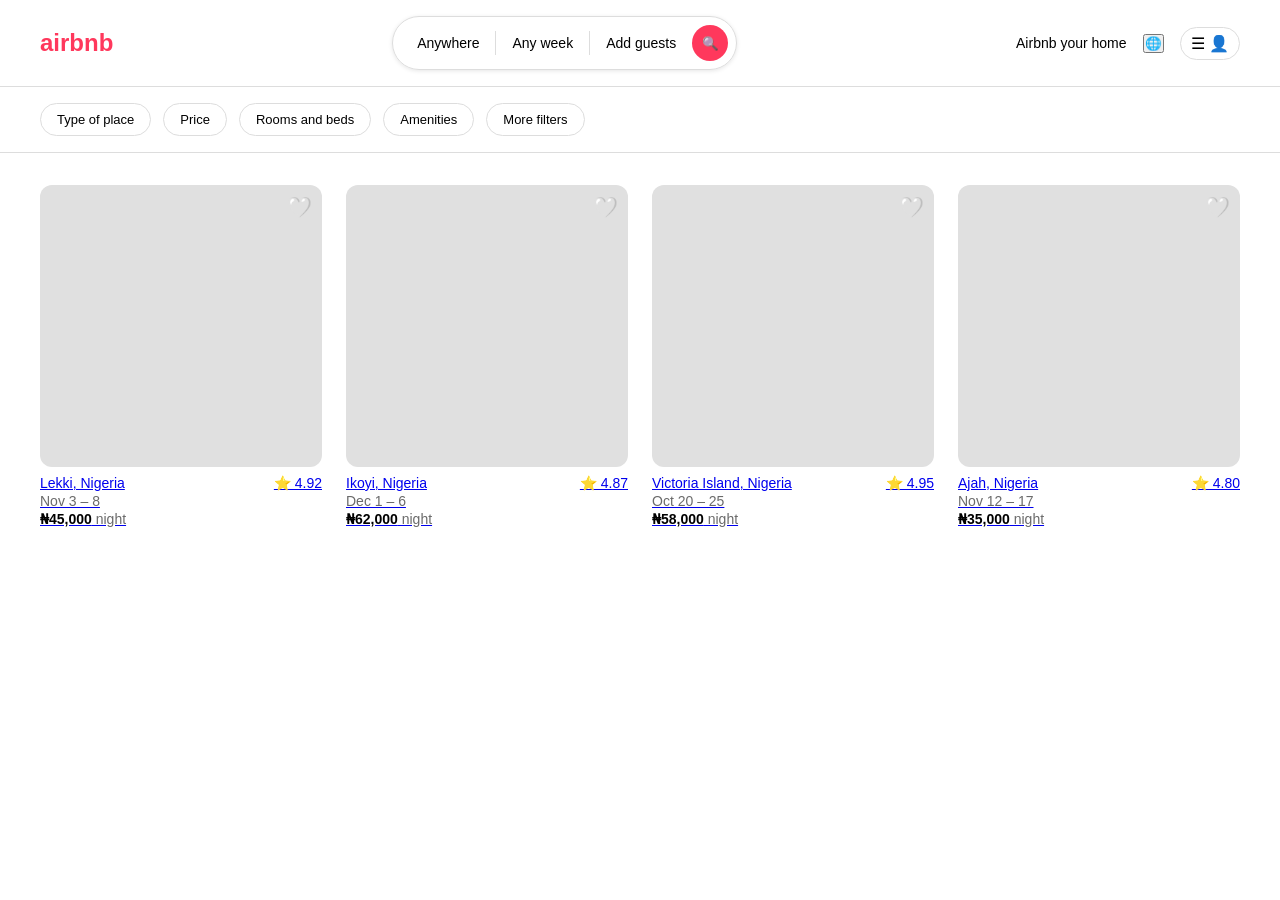
<file: index.html>
<!DOCTYPE html>
<html lang="en">
<head>
  <meta charset="UTF-8">
  <meta name="viewport" content="width=device-width, initial-scale=1.0">
  <title>Airbnb Clone</title>
  <link rel="stylesheet" href="style.css">
</head>
<body>

  <header class="site-header">
    <div class="logo">
      <span>airbnb</span>
    </div>

    <div class="search-bar">
      <button class="search-item">Anywhere</button>
      <span class="divider"></span>
      <button class="search-item">Any week</button>
      <span class="divider"></span>
      <button class="search-item">Add guests</button>
      <button class="search-icon">🔍</button>
    </div>

    <nav class="header-nav">
      <a href="#" class="host-link">Airbnb your home</a>
      <button class="globe-icon">🌐</button>
      <a href="login.html" class="user-menu">☰ 👤</a>
    </nav>
  </header>
    <div class="filter-bar">
     <button class="filter-pill">Type of place</button>
     <button class="filter-pill">Price</button>
     <button class="filter-pill">Rooms and beds</button>
     <button class="filter-pill">Amenities</button>
     <button class="filter-pill">More filters</button>
    </div>
    <main class="listings-grid">

      <a href="listing.html" class="listing-card">
        <div class="listing-image">
          <button class="favorite-btn">🤍</button>
        </div>
        <div class="listing-info">
          <div class="listing-top-row">
            <span class="listing-location">Lekki, Nigeria</span>
            <span class="listing-rating">⭐ 4.92</span>
          </div>
          <p class="listing-dates">Nov 3 – 8</p>
          <p class="listing-price"><strong>₦45,000</strong> night</p>
        </div>
      </a>
    
      <a href="listing.html" class="listing-card">
        <div class="listing-image">
          <button class="favorite-btn">🤍</button>
        </div>
        <div class="listing-info">
          <div class="listing-top-row">
            <span class="listing-location">Ikoyi, Nigeria</span>
            <span class="listing-rating">⭐ 4.87</span>
          </div>
          <p class="listing-dates">Dec 1 – 6</p>
          <p class="listing-price"><strong>₦62,000</strong> night</p>
        </div>
      </a>
    
      <a href="listing.html" class="listing-card">
        <div class="listing-image">
          <button class="favorite-btn">🤍</button>
        </div>
        <div class="listing-info">
          <div class="listing-top-row">
            <span class="listing-location">Victoria Island, Nigeria</span>
            <span class="listing-rating">⭐ 4.95</span>
          </div>
          <p class="listing-dates">Oct 20 – 25</p>
          <p class="listing-price"><strong>₦58,000</strong> night</p>
        </div>
      </a>
    
      <a href="listing.html" class="listing-card">
        <div class="listing-image">
          <button class="favorite-btn">🤍</button>
        </div>
        <div class="listing-info">
          <div class="listing-top-row">
            <span class="listing-location">Ajah, Nigeria</span>
            <span class="listing-rating">⭐ 4.80</span>
          </div>
          <p class="listing-dates">Nov 12 – 17</p>
          <p class="listing-price"><strong>₦35,000</strong> night</p>
        </div>
      </a>
    </main>
</body>
</html>
</file>
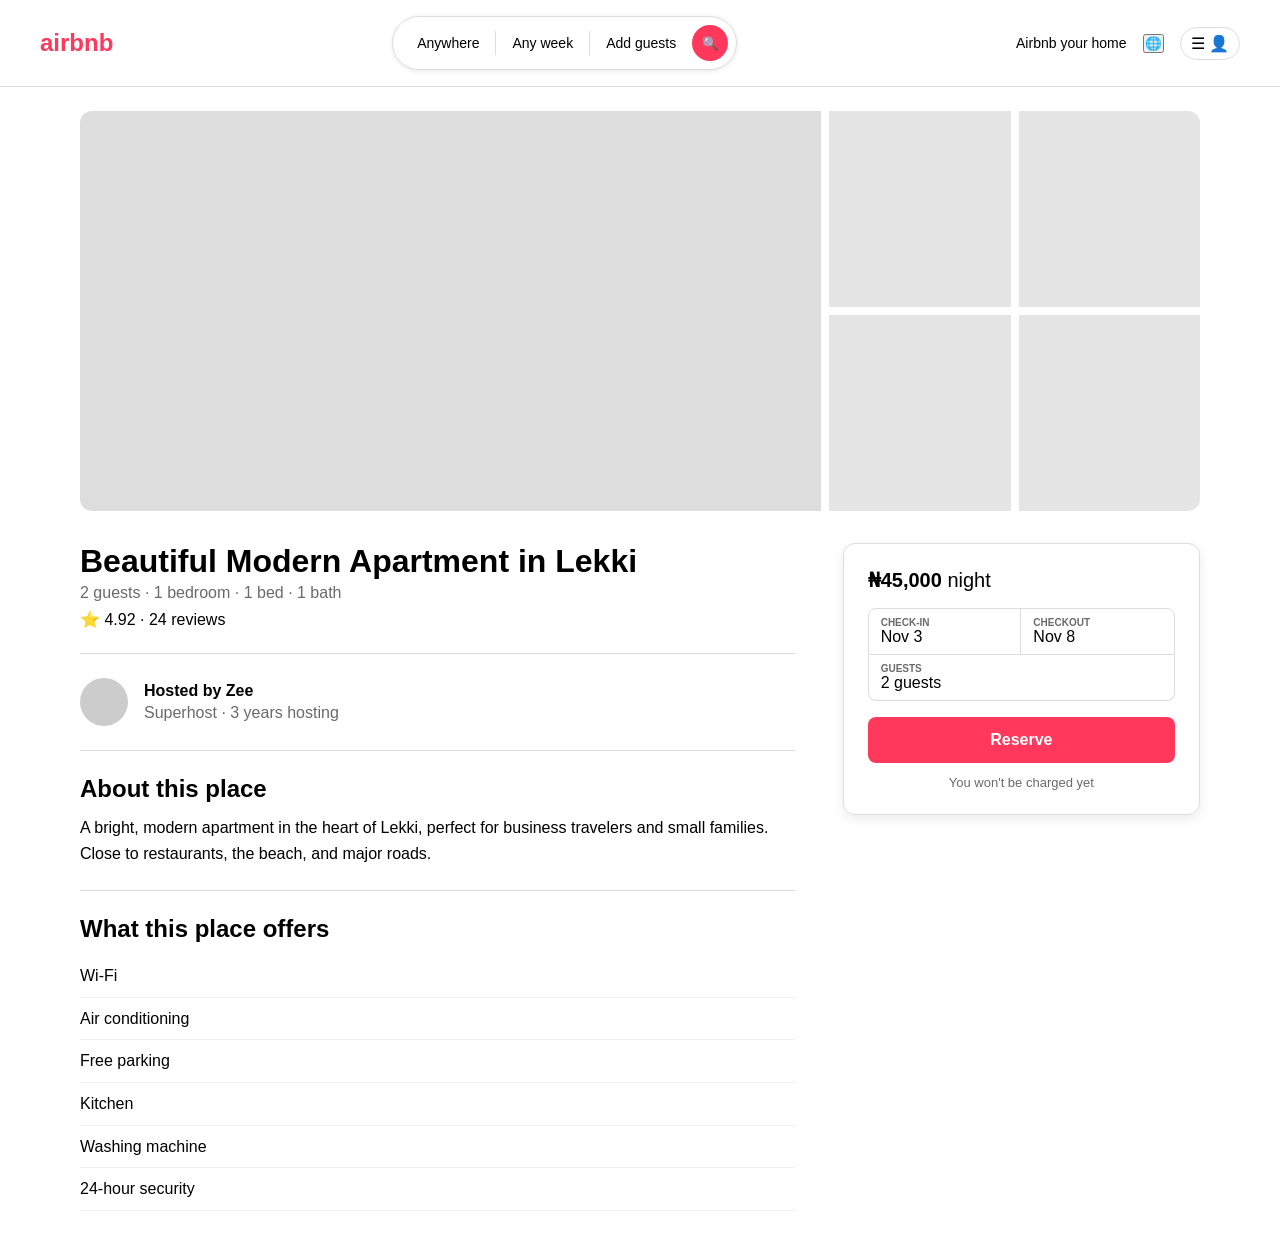
<file: listing.html>
<!DOCTYPE html>
<html lang="en">
<head>
  <meta charset="UTF-8">
  <meta name="viewport" content="width=device-width, initial-scale=1.0">
  <title>Lekki Apartment — Airbnb Clone</title>
  <link rel="stylesheet" href="style.css">
</head>
<body>

  <header class="site-header">
    <div class="logo">
      <span>airbnb</span>
    </div>
    <div class="search-bar">
      <button class="search-item">Anywhere</button>
      <span class="divider"></span>
      <button class="search-item">Any week</button>
      <span class="divider"></span>
      <button class="search-item">Add guests</button>
      <button class="search-icon">🔍</button>
    </div>
    <nav class="header-nav">
      <a href="#" class="host-link">Airbnb your home</a>
      <button class="globe-icon">🌐</button>
      <div class="user-menu">☰ 👤</div>
    </nav>
  </header>

  <!-- listing content goes here -->
  <main class="listing-page">

    <div class="gallery">
      <div class="gallery-main"></div>
      <div class="gallery-side">
        <div class="gallery-small"></div>
        <div class="gallery-small"></div>
        <div class="gallery-small"></div>
        <div class="gallery-small"></div>
      </div>
    </div>
  
    <div class="listing-body">
  
      <div class="listing-details">
        <h1>Beautiful Modern Apartment in Lekki</h1>
        <p class="listing-subinfo">2 guests · 1 bedroom · 1 bed · 1 bath</p>
        <p class="listing-rating-row">⭐ 4.92 · 24 reviews</p>
  
        <hr>
  
        <div class="host-info">
          <div class="host-avatar"></div>
          <div>
            <p><strong>Hosted by Zee</strong></p>
            <p class="listing-subinfo">Superhost · 3 years hosting</p>
          </div>
        </div>
  
        <hr>
  
        <div class="listing-description">
          <h2>About this place</h2>
          <p>A bright, modern apartment in the heart of Lekki, perfect for business travelers and small families. Close to restaurants, the beach, and major roads.</p>
        </div>
  
        <hr>
  
        <div class="listing-amenities">
          <h2>What this place offers</h2>
          <ul class="amenities-list">
            <li>Wi-Fi</li>
            <li>Air conditioning</li>
            <li>Free parking</li>
            <li>Kitchen</li>
            <li>Washing machine</li>
            <li>24-hour security</li>
          </ul>
        </div>
      </div>
  
      <div class="booking-panel">
        <p class="booking-price"><strong>₦45,000</strong> night</p>
        <div class="booking-dates">
          <div class="booking-field">
            <label>CHECK-IN</label>
            <span>Nov 3</span>
          </div>
          <div class="booking-field">
            <label>CHECKOUT</label>
            <span>Nov 8</span>
          </div>
        </div>
        <div class="booking-field full">
          <label>GUESTS</label>
          <span>2 guests</span>
        </div>
        <button class="reserve-btn">Reserve</button>
        <p class="booking-note">You won't be charged yet</p>
      </div>
  
    </div>
  
  </main>
</body>
</html>
</file>
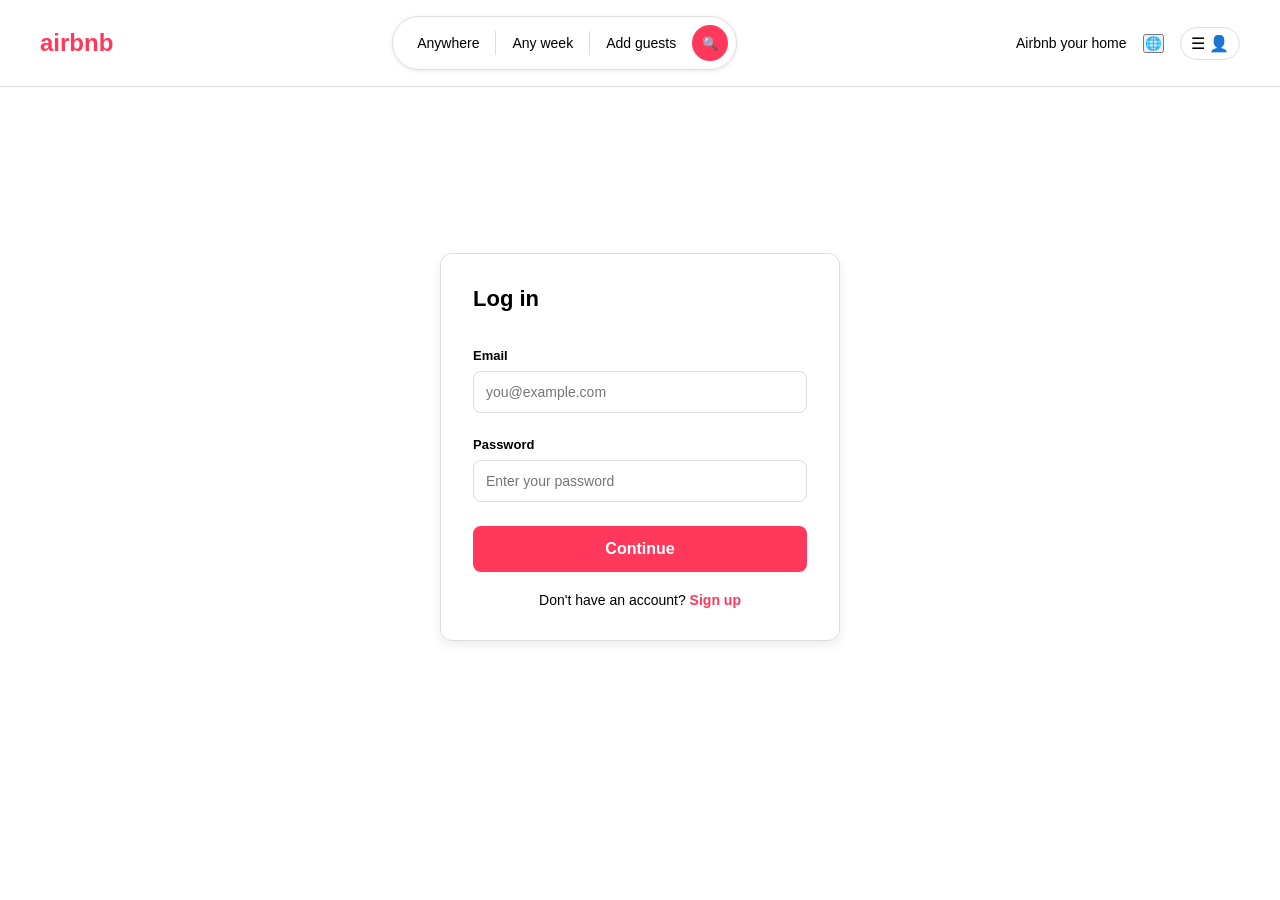
<file: login.html>
<!DOCTYPE html>
<html lang="en">
<head>
  <meta charset="UTF-8">
  <meta name="viewport" content="width=device-width, initial-scale=1.0">
  <title>Log in — Airbnb Clone</title>
  <link rel="stylesheet" href="style.css">
</head>
<body>

  <header class="site-header">
    <div class="logo">
      <span>airbnb</span>
    </div>
    <div class="search-bar">
      <button class="search-item">Anywhere</button>
      <span class="divider"></span>
      <button class="search-item">Any week</button>
      <span class="divider"></span>
      <button class="search-item">Add guests</button>
      <button class="search-icon">🔍</button>
    </div>
    <nav class="header-nav">
      <a href="#" class="host-link">Airbnb your home</a>
      <button class="globe-icon">🌐</button>
      <div class="user-menu">☰ 👤</div>
    </nav>
  </header>

  <main class="auth-page">
    <div class="auth-card">
      <h1>Log in</h1>

      <form>
        <label for="email">Email</label>
        <input type="email" id="email" placeholder="you@example.com" required>

        <label for="password">Password</label>
        <input type="password" id="password" placeholder="Enter your password" required>

        <button type="submit" class="reserve-btn">Continue</button>
      </form>

      <p class="auth-switch">Don't have an account? <a href="signup.html">Sign up</a></p>
    </div>
  </main>

</body>
</html>
</file>
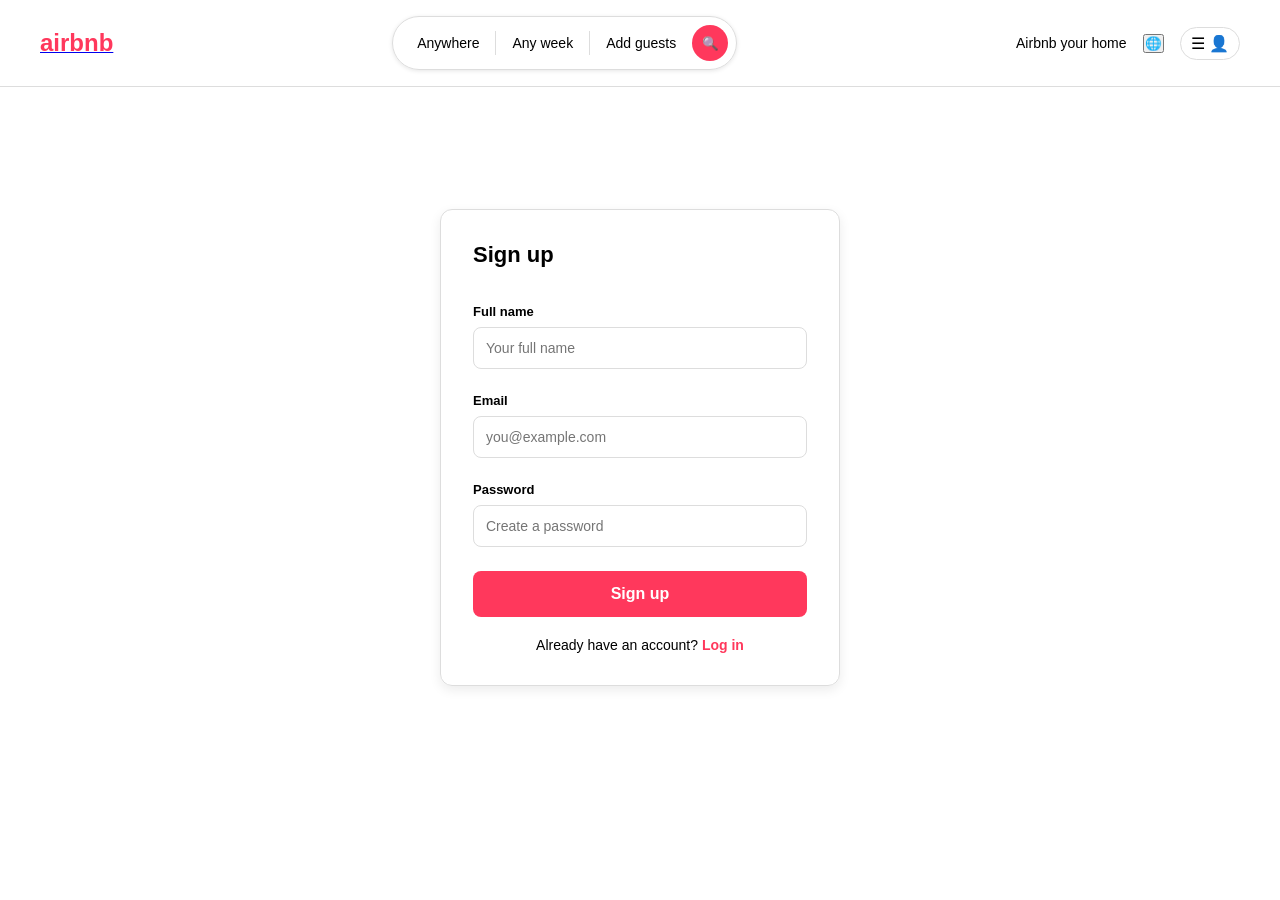
<file: signup.html>
<!DOCTYPE html>
<html lang="en">
<head>
  <meta charset="UTF-8">
  <meta name="viewport" content="width=device-width, initial-scale=1.0">
  <title>Sign up — Airbnb Clone</title>
  <link rel="stylesheet" href="style.css">
</head>
<body>

  <header class="site-header">
    <a href="index.html" class="logo">
      <span>airbnb</span>
    </a>
    <div class="search-bar">
      <button class="search-item">Anywhere</button>
      <span class="divider"></span>
      <button class="search-item">Any week</button>
      <span class="divider"></span>
      <button class="search-item">Add guests</button>
      <button class="search-icon">🔍</button>
    </div>
    <nav class="header-nav">
      <a href="#" class="host-link">Airbnb your home</a>
      <button class="globe-icon">🌐</button>
      <a href="login.html" class="user-menu">☰ 👤</a>
    </nav>
  </header>

  <main class="auth-page">
    <div class="auth-card">
      <h1>Sign up</h1>

      <form>
        <label for="fullname">Full name</label>
        <input type="text" id="fullname" placeholder="Your full name" required>

        <label for="email">Email</label>
        <input type="email" id="email" placeholder="you@example.com" required>

        <label for="password">Password</label>
        <input type="password" id="password" placeholder="Create a password" required>

        <button type="submit" class="reserve-btn">Sign up</button>
      </form>

      <p class="auth-switch">Already have an account? <a href="login.html">Log in</a></p>
    </div>
  </main>

</body>
</html>
</file>
<file: style.css>
* {
    margin: 0;
    padding: 0;
    box-sizing: border-box;
  }
  
  body {
    font-family: 'Helvetica Neue', Arial, sans-serif;
  }
  
  .site-header {
    display: flex;
    align-items: center;
    justify-content: space-between;
    padding: 16px 40px;
    border-bottom: 1px solid #ddd;
  }
  
  .logo span {
    color: #ff385c;
    font-size: 24px;
    font-weight: bold;
  }
  
  .search-bar {
    display: flex;
    align-items: center;
    border: 1px solid #ddd;
    border-radius: 40px;
    padding: 8px;
    box-shadow: 0 1px 4px rgba(0,0,0,0.1);
  }
  
  .search-item {
    border: none;
    background: none;
    padding: 8px 16px;
    font-size: 14px;
    cursor: pointer;
  }
  
  .divider {
    width: 1px;
    height: 24px;
    background-color: #ddd;
  }
  
  .search-icon {
    background-color: #ff385c;
    color: white;
    border: none;
    border-radius: 50%;
    width: 36px;
    height: 36px;
    cursor: pointer;
  }
  
  .header-nav {
    display: flex;
    align-items: center;
    gap: 16px;
  }
  
  .host-link {
    text-decoration: none;
    color: black;
    font-size: 14px;
    font-weight: 500;
  }
  
  .user-menu {
    display: flex;
    align-items: center;
    gap: 8px;
    border: 1px solid #ddd;
    border-radius: 20px;
    padding: 6px 10px;
    cursor: pointer;
  }
  .filter-bar {
    display: flex;
    gap: 12px;
    padding: 16px 40px;
    border-bottom: 1px solid #ddd;
  }
  
  .filter-pill {
    border: 1px solid #ddd;
    border-radius: 20px;
    padding: 8px 16px;
    background: white;
    font-size: 13px;
    cursor: pointer;
  }
  
  .listings-grid {
    display: grid;
    grid-template-columns: repeat(4, 1fr);
    gap: 24px;
    padding: 32px 40px;
  }
  
  .listing-image {
    width: 100%;
    aspect-ratio: 1 / 1;
    background-color: #e0e0e0;
    border-radius: 12px;
    margin-bottom: 8px;
  }
  
  .listing-top-row {
    display: flex;
    justify-content: space-between;
    font-size: 14px;
  }
  
  .listing-location {
    font-weight: 500;
  }
  
  .listing-dates,
  .listing-price {
    color: #6a6a6a;
    font-size: 14px;
    margin-top: 2px;
  }
  
  .listing-price strong {
    color: black;
  }
  .listing-image {
    position: relative;
  }
  
  .favorite-btn {
    position: absolute;
    top: 10px;
    right: 10px;
    background: none;
    border: none;
    font-size: 20px;
    cursor: pointer;
  }
  
  .listing-card {
    cursor: pointer;
    transition: transform 0.2s ease;
  }
  
  .listing-card:hover {
    transform: scale(1.02);
  }
  
  .listing-card:hover .listing-image {
    filter: brightness(0.95);
  }
  .listing-page {
    padding: 24px 40px;
    max-width: 1200px;
    margin: 0 auto;
  }
  
  .gallery {
    display: grid;
    grid-template-columns: 2fr 1fr;
    gap: 8px;
    border-radius: 12px;
    overflow: hidden;
    margin-bottom: 32px;
  }
  
  .gallery-main {
    background-color: #ddd;
    min-height: 400px;
  }
  
  .gallery-side {
    display: grid;
    grid-template-columns: repeat(2, 1fr);
    gap: 8px;
  }
  
  .gallery-small {
    background-color: #e5e5e5;
    min-height: 196px;
  }
  
  .listing-body {
    display: grid;
    grid-template-columns: 2fr 1fr;
    gap: 48px;
  }
  
  .listing-subinfo {
    color: #6a6a6a;
    margin-top: 4px;
  }
  
  .listing-rating-row {
    margin-top: 8px;
  }
  
  hr {
    border: none;
    border-top: 1px solid #ddd;
    margin: 24px 0;
  }
  
  .host-info {
    display: flex;
    align-items: center;
    gap: 16px;
  }
  
  .host-avatar {
    width: 48px;
    height: 48px;
    border-radius: 50%;
    background-color: #ccc;
  }
  
  .listing-description p,
  .amenities-list {
    margin-top: 12px;
    line-height: 1.6;
  }
  
  .amenities-list {
    list-style: none;
  }
  
  .amenities-list li {
    padding: 8px 0;
    border-bottom: 1px solid #f0f0f0;
  }
  
  .booking-panel {
    border: 1px solid #ddd;
    border-radius: 12px;
    padding: 24px;
    box-shadow: 0 4px 12px rgba(0,0,0,0.08);
    height: fit-content;
    position: sticky;
    top: 24px;
  }
  
  .booking-price {
    font-size: 20px;
    margin-bottom: 16px;
  }
  
  .booking-dates {
    display: grid;
    grid-template-columns: 1fr 1fr;
    border: 1px solid #ddd;
    border-radius: 8px 8px 0 0;
  }
  
  .booking-field {
    padding: 8px 12px;
    border-right: 1px solid #ddd;
  }
  
  .booking-dates .booking-field:last-child {
    border-right: none;
  }
  
  .booking-field label {
    display: block;
    font-size: 10px;
    font-weight: bold;
    color: #6a6a6a;
  }
  
  .booking-field.full {
    border: 1px solid #ddd;
    border-top: none;
    border-radius: 0 0 8px 8px;
    margin-bottom: 16px;
  }
  
  .reserve-btn {
    width: 100%;
    background-color: #ff385c;
    color: white;
    border: none;
    padding: 14px;
    border-radius: 8px;
    font-weight: bold;
    font-size: 16px;
    cursor: pointer;
  }
  
  .booking-note {
    text-align: center;
    font-size: 13px;
    color: #6a6a6a;
    margin-top: 12px;
  }
  .auth-page {
    display: flex;
    justify-content: center;
    align-items: center;
    min-height: 80vh;
  }
  
  .auth-card {
    width: 100%;
    max-width: 400px;
    border: 1px solid #ddd;
    border-radius: 12px;
    padding: 32px;
    box-shadow: 0 4px 12px rgba(0,0,0,0.08);
  }
  
  .auth-card h1 {
    margin-bottom: 24px;
    font-size: 22px;
  }
  
  .auth-card form {
    display: flex;
    flex-direction: column;
    gap: 4px;
  }
  
  .auth-card label {
    font-size: 13px;
    font-weight: bold;
    margin-top: 12px;
  }
  
  .auth-card input {
    padding: 12px;
    border: 1px solid #ddd;
    border-radius: 8px;
    font-size: 14px;
    margin-top: 4px;
    margin-bottom: 8px;
  }
  
  .auth-card input:focus {
    outline: 2px solid #ff385c;
    border-color: transparent;
  }
  
  .auth-card .reserve-btn {
    margin-top: 12px;
  }
  
  .auth-switch {
    text-align: center;
    margin-top: 20px;
    font-size: 14px;
  }
  
  .auth-switch a {
    color: #ff385c;
    font-weight: bold;
    text-decoration: none;
  }
  .user-menu {
    text-decoration: none;
    color: inherit;
  }
</file>
